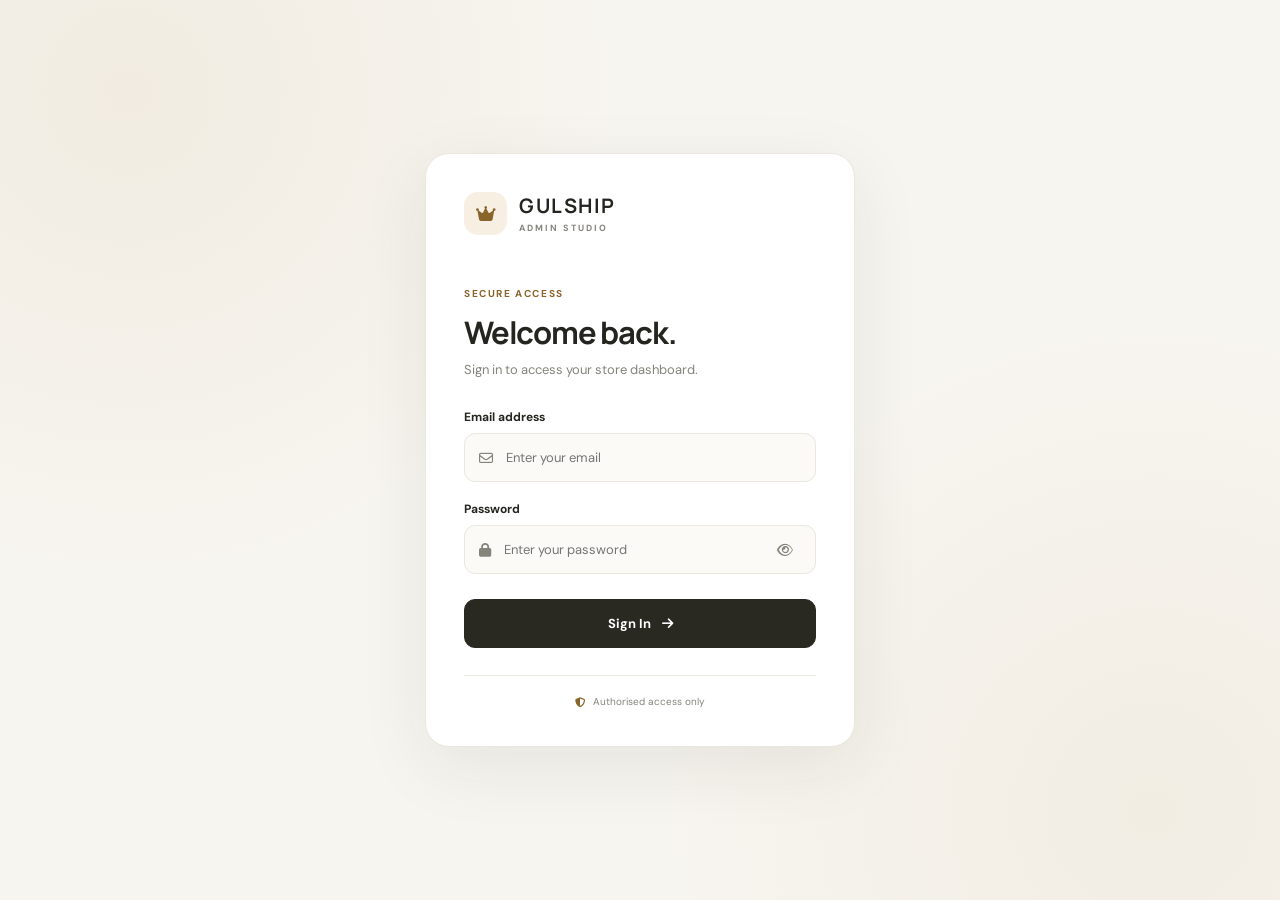
<file: admin.html>
<!DOCTYPE html>
<html lang="en">
<head>
  <meta charset="UTF-8">
  <meta name="viewport" content="width=device-width, initial-scale=1.0">
  <meta name="theme-color" content="#f7f4ef">
  <title>GULSHIP — Admin Dashboard</title>

  <link
    rel="stylesheet"
    href="https://cdnjs.cloudflare.com/ajax/libs/font-awesome/6.7.2/css/all.min.css"
  >
  <link rel="stylesheet" href="admin.css">
  <script src="admin.js" defer></script>
</head>

<body>

    <!-- Admin Login -->
  <section class="login-screen" id="loginScreen">
    <div class="login-card">
      <div class="login-brand">
        <span class="brand-mark">
          <i class="fa-solid fa-crown"></i>
        </span>
        <div>
          <strong>GULSHIP</strong>
          <small>ADMIN STUDIO</small>
        </div>
      </div>

      <div class="login-heading">
        <span class="eyebrow">SECURE ACCESS</span>
        <h1>Welcome back.</h1>
        <p>Sign in to access your store dashboard.</p>
      </div>

      <form id="adminLoginForm">
        <label class="login-label" for="loginEmail">Email address</label>
        <div class="login-input-wrap">
          <i class="fa-regular fa-envelope"></i>
          <input
            id="loginEmail"
            type="email"
            placeholder="Enter your email"
            autocomplete="username"
            required
          >
        </div>

        <label class="login-label" for="loginPassword">Password</label>
        <div class="login-input-wrap">
          <i class="fa-solid fa-lock"></i>
          <input
            id="loginPassword"
            type="password"
            placeholder="Enter your password"
            autocomplete="current-password"
            required
          >
          <button
            class="password-toggle"
            id="togglePassword"
            type="button"
            aria-label="Show password"
          >
            <i class="fa-regular fa-eye"></i>
          </button>
        </div>

        <p class="login-error hidden" id="loginError" role="alert">
          <i class="fa-solid fa-circle-exclamation"></i>
          Incorrect email or password.
        </p>

        <button class="login-submit" type="submit">
          Sign In
          <i class="fa-solid fa-arrow-right"></i>
        </button>
      </form>

      <div class="login-footer">
        <i class="fa-solid fa-shield-halved"></i>
        Authorised access only
      </div>
    </div>
  </section>

<div class="app-shell hidden" id="appShell">

    <!-- Desktop Sidebar -->
    <aside class="sidebar">
      <a class="brand" href="admin.html">
        <span class="brand-mark">
          <i class="fa-solid fa-crown"></i>
        </span>
        <span>
          <strong>GULSHIP</strong>
          <small>ADMIN STUDIO</small>
        </span>
      </a>

      <div class="sidebar-label">WORKSPACE</div>

      <button
        class="side-link active"
        data-section="overview"
        type="button"
      >
        <i class="fa-solid fa-chart-pie"></i>
        <span>Overview</span>
      </button>

      <button
        class="side-link"
        data-section="activity"
        type="button"
      >
        <i class="fa-solid fa-receipt"></i>
        <span>Customer Activity</span>
        <span class="side-count" id="sidebarActivityCount">0</span>
      </button>

      <div class="sidebar-bottom">
        <div class="admin-profile">
          <div class="avatar">G</div>
          <div>
            <strong>GULSHIP</strong>
            <small>Store administrator</small>
          </div>
        </div>

        <p class="local-note">
          <i class="fa-solid fa-circle-info"></i>
          Local browser dashboard
        </p>
      </div>
    </aside>

    <!-- Main Content -->
    <main class="main-content">

      <header class="topbar">
        <div>
          <div class="eyebrow">GULSHIP / MANAGEMENT</div>
          <h1 id="pageTitle">Overview</h1>
          <p id="pageSubtitle">Your store at a glance.</p>
        </div>

        <button
          class="icon-button"
          id="refreshDashboard"
          type="button"
          aria-label="Refresh dashboard"
        >
          <i class="fa-solid fa-arrows-rotate"></i>
        </button>
      </header>

      <!-- Overview Section -->
      <section id="overviewSection">

        <div class="welcome-banner">
          <div class="welcome-copy">
            <span class="welcome-tag">STORE MANAGEMENT</span>
            <h2>Keep things running smoothly.</h2>
            <p>
              Manage your store availability and review recorded
              customer activity.
            </p>
          </div>

          <div class="welcome-art" aria-hidden="true">
            <i class="fa-solid fa-store"></i>
          </div>
        </div>

        <div class="section-heading">
          <div>
            <h2>Store controls</h2>
            <p>
              Control the availability shown by your customer website.
            </p>
          </div>
        </div>

        <article class="store-card">
          <div class="store-icon" id="storeIcon">
            <i class="fa-solid fa-store"></i>
          </div>

          <div class="store-copy">
            <span class="mini-label">CURRENT STATUS</span>
            <h3 id="storeStatusTitle">Checking store status…</h3>
            <p id="storeStatusDescription">
              Reading saved browser settings.
            </p>
          </div>

          <div class="store-action">
            <span class="status-pill" id="storeStatusPill">
              <span class="status-dot"></span>
              <span id="storeStatusText">Loading</span>
            </span>

            <button
              class="primary-button"
              id="toggleStore"
              type="button"
            >
              <i class="fa-solid fa-power-off"></i>
              <span>Close Store</span>
            </button>
          </div>
        </article>

        <div class="section-heading">
          <div>
            <h2>Activity summary</h2>
            <p>
              Records saved by this browser's customer website.
            </p>
          </div>

          <button
            class="text-button"
            data-section="activity"
            type="button"
          >
            View activity
            <i class="fa-solid fa-arrow-right"></i>
          </button>
        </div>

        <div class="stats-grid">

          <article class="stat-card">
            <div class="stat-top">
              <span>Total activity records</span>
              <span class="stat-icon">
                <i class="fa-solid fa-users"></i>
              </span>
            </div>
            <strong id="totalActivity">0</strong>
            <small>Saved locally in this browser</small>
          </article>

          <article class="stat-card">
            <div class="stat-top">
              <span>Today's activity</span>
              <span class="stat-icon gold">
                <i class="fa-regular fa-calendar"></i>
              </span>
            </div>
            <strong id="todayActivity">0</strong>
            <small>Based on recorded redirect time</small>
          </article>

          <article class="stat-card">
            <div class="stat-top">
              <span>Recorded product value</span>
              <span class="stat-icon green">
                <i class="fa-solid fa-indian-rupee-sign"></i>
              </span>
            </div>
            <strong id="totalValue">₹0</strong>
            <small>Activity value, not verified sales</small>
          </article>

        </div>

        <div class="section-heading">
          <div>
            <h2>Recent activity</h2>
            <p>
              The latest recorded WhatsApp redirect attempts.
            </p>
          </div>
        </div>

        <div class="activity-list" id="recentActivity"></div>

        <button
          class="secondary-button full-button"
          data-section="activity"
          type="button"
        >
          View all activity
        </button>

      </section>

      <!-- Customer Activity Section -->
      <section id="activitySection" class="hidden">

        <div class="section-heading activity-heading">
          <div>
            <h2>Customer activity</h2>
            <p>
              Review the details recorded before customers are
              redirected to WhatsApp.
            </p>
          </div>

          <button
            class="secondary-button"
            id="exportActivity"
            type="button"
          >
            <i class="fa-solid fa-download"></i>
            Export CSV
          </button>
        </div>

        <div class="filter-panel">

          <label class="search-field">
            <i class="fa-solid fa-magnifying-glass"></i>
            <input
              id="activitySearch"
              type="search"
              placeholder="Search name, phone or order ID…"
            >
          </label>

          <label class="filter-field">
            <span>Date</span>
            <select id="dateFilter">
              <option value="all">All dates</option>
              <option value="today">Today</option>
              <option value="week">Last 7 days</option>
              <option value="month">Last 30 days</option>
            </select>
          </label>

          <button
            class="secondary-button"
            id="clearFilters"
            type="button"
          >
            Reset
          </button>

        </div>

        <div class="results-line">
          <span id="activityResultsCount">0 records</span>
          <span>Newest first</span>
        </div>

        <div class="activity-list" id="allActivity"></div>

        <div class="empty-state hidden" id="emptyActivity">
          <div class="empty-icon">
            <i class="fa-regular fa-folder-open"></i>
          </div>
          <h3>No activity found</h3>
          <p>
            There are no matching records saved in this browser.
          </p>
        </div>

        <div class="privacy-notice">
          <i class="fa-solid fa-shield-halved"></i>
          <p>
            <strong>Activity is not proof of an order.</strong>
            These records mean the customer website attempted to
            open WhatsApp. They do not confirm that the message
            was sent or payment was received.
          </p>
        </div>

        <button
          class="danger-button"
          id="clearActivity"
          type="button"
        >
          <i class="fa-regular fa-trash-can"></i>
          Clear local activity records
        </button>

      </section>

      <!-- Footer -->
      <footer class="footer">
        <span>© <span id="currentYear"></span> GULSHIP</span>
        <span>Admin Dashboard</span>
      </footer>

    </main>

    <!-- Mobile Bottom Navigation -->
    <nav
      class="mobile-bottom-nav"
      aria-label="Admin navigation"
    >
      <button
        class="mobile-nav-item active"
        type="button"
        data-section="overview"
        aria-current="page"
      >
        <i class="fa-solid fa-chart-pie"></i>
        <span>Overview</span>
      </button>

      <button
        class="mobile-nav-item"
        type="button"
        data-section="activity"
      >
        <i class="fa-solid fa-receipt"></i>
        <span>Activity</span>
      </button>
    </nav>

  </div>

  <!-- Toast Notification -->
  <div
    class="toast"
    id="adminToast"
    role="status"
    aria-live="polite"
  ></div>

  <!-- Confirmation Dialog -->
  <dialog class="confirm-dialog" id="confirmDialog">
    <div class="dialog-icon">
      <i class="fa-solid fa-triangle-exclamation"></i>
    </div>

    <h3 id="dialogTitle">Are you sure?</h3>
    <p id="dialogMessage">This action cannot be undone.</p>

    <div class="dialog-actions">
      <button
        class="secondary-button"
        id="dialogCancel"
        type="button"
      >
        Cancel
      </button>

      <button
        class="danger-button"
        id="dialogConfirm"
        type="button"
      >
        Confirm
      </button>
    </div>
  </dialog>

</body>
</html>
</file>
<file: admin.css>
@import url('https://fonts.googleapis.com/css2?family=DM+Sans:wght@400;500;600;700&family=Manrope:wght@400;500;600;700;800&display=swap');

:root {
  --bg: #f7f5f0;
  --surface: #ffffff;
  --surface-soft: #fbfaf7;
  --ink: #25251f;
  --muted: #85847b;
  --line: #eae7df;
  --gold: #b58b47;
  --gold-dark: #89652c;
  --gold-soft: #f6efe2;
  --green: #25815c;
  --green-soft: #e8f5ed;
  --red: #b84843;
  --red-soft: #fceeed;
  --radius: 18px;
  --shadow: 0 8px 30px rgba(37, 37, 31, .045);
}

* {
  box-sizing: border-box;
}

html {
  scroll-behavior: smooth;
}

body {
  margin: 0;
  background: var(--bg);
  color: var(--ink);
  font-family: 'DM Sans', sans-serif;
  font-size: 14px;
  -webkit-font-smoothing: antialiased;
}

button, input, select {
  font: inherit;
}

button {
  cursor: pointer;
}

button:focus-visible, input:focus-visible, select:focus-visible {
  outline: 3px solid rgba(181, 139, 71, .3);
  outline-offset: 3px;
}

button:disabled {
  cursor: not-allowed;
  opacity: .55;
}

h1, h2, h3, p {
  margin-top: 0;
}

h1, h2, h3, .brand strong {
  font-family: 'Manrope', sans-serif;
}

.hidden {
  display: none !important;
}

.app-shell {
  min-height: 100vh;
}

.sidebar {
  width: 252px;
  position: fixed;
  inset: 0 auto 0 0;
  z-index: 10;
  display: flex;
  flex-direction: column;
  padding: 29px 19px 20px;
  background: #fff;
  border-right: 1px solid var(--line);
}

.brand {
  display: flex;
  align-items: center;
  gap: 12px;
  padding: 0 8px 34px;
  text-decoration: none;
  color: var(--ink);
}

.brand-mark {
  width: 43px;
  height: 43px;
  display: grid;
  place-items: center;
  border-radius: 14px;
  background: var(--gold-soft);
  color: var(--gold-dark);
  font-size: 17px;
}

.brand strong {
  display: block;
  font-size: 19px;
  letter-spacing: 1.5px;
}

.brand small {
  display: block;
  margin-top: 3px;
  color: var(--muted);
  font-size: 9px;
  font-weight: 700;
  letter-spacing: 2px;
}

.sidebar-label {
  padding: 0 11px;
  margin-bottom: 12px;
  color: #a3a096;
  font-size: 10px;
  font-weight: 700;
  letter-spacing: 1.5px;
}

.side-link {
  width: 100%;
  display: flex;
  align-items: center;
  gap: 12px;
  margin-bottom: 6px;
  padding: 13px 12px;
  border: 0;
  border-radius: 11px;
  background: transparent;
  color: #77766e;
  text-align: left;
  transition: background .2s, color .2s, transform .2s;
}

.side-link > i {
  width: 19px;
  font-size: 15px;
}

.side-link span:nth-child(2) {
  flex: 1;
}

.side-link:hover {
  background: var(--surface-soft);
  color: var(--ink);
}

.side-link.active {
  background: var(--gold-soft);
  color: var(--gold-dark);
  font-weight: 700;
}

.side-count {
  padding: 3px 7px;
  border-radius: 7px;
  background: rgba(181, 139, 71, .13);
  font-size: 11px;
}

.sidebar-bottom {
  margin-top: auto;
}

.admin-profile {
  display: flex;
  align-items: center;
  gap: 11px;
  padding: 17px 5px;
  border-top: 1px solid var(--line);
}

.avatar {
  width: 38px;
  height: 38px;
  display: grid;
  place-items: center;
  border-radius: 12px;
  background: #27271f;
  color: #fff;
  font-family: 'Manrope', sans-serif;
  font-size: 17px;
  font-weight: 800;
}

.admin-profile strong, .admin-profile small {
  display: block;
}

.admin-profile strong {
  font-size: 12px;
}

.admin-profile small {
  margin-top: 4px;
  color: var(--muted);
  font-size: 11px;
}

.local-note {
  display: flex;
  gap: 7px;
  align-items: flex-start;
  margin: 0;
  padding: 10px;
  border-radius: 10px;
  background: var(--surface-soft);
  color: var(--muted);
  font-size: 10px;
  line-height: 1.5;
}

.local-note i {
  margin-top: 2px;
}

.main-content {
  max-width: 1700px;
  min-height: 100vh;
  margin-left: 252px;
  padding: 32px clamp(22px, 4vw, 58px) 22px;
}

.topbar {
  display: flex;
  align-items: center;
  justify-content: space-between;
  gap: 20px;
  margin-bottom: 28px;
}

.eyebrow, .mini-label {
  color: var(--gold-dark);
  font-size: 10px;
  font-weight: 700;
  letter-spacing: 1.6px;
}

.topbar h1 {
  margin: 8px 0 5px;
  font-size: clamp(27px, 3vw, 35px);
  letter-spacing: -1.3px;
}

.topbar p, .section-heading p {
  margin: 0;
  color: var(--muted);
  font-size: 13px;
  line-height: 1.6;
}

.icon-button {
  width: 43px;
  height: 43px;
  flex-shrink: 0;
  border: 1px solid var(--line);
  border-radius: 13px;
  background: #fff;
  color: var(--ink);
  transition: transform .2s, border-color .2s;
}

.icon-button:hover {
  transform: rotate(12deg);
  border-color: #d3c2a5;
}

.welcome-banner {
  position: relative;
  display: flex;
  align-items: center;
  justify-content: space-between;
  min-height: 190px;
  overflow: hidden;
  padding: 30px 34px;
  border-radius: 22px;
  background: #292921;
  color: #fff;
  box-shadow: var(--shadow);
}

.welcome-copy {
  position: relative;
  z-index: 1;
  max-width: 520px;
}

.welcome-tag {
  color: #d9bc87;
  font-size: 10px;
  font-weight: 700;
  letter-spacing: 1.8px;
}

.welcome-banner h2 {
  max-width: 430px;
  margin: 13px 0 9px;
  font-size: clamp(22px, 3vw, 31px);
  line-height: 1.2;
  letter-spacing: -.9px;
}

.welcome-banner p {
  max-width: 440px;
  margin: 0;
  color: #c6c4ba;
  font-size: 12px;
  line-height: 1.8;
}

.welcome-art {
  width: 155px;
  height: 155px;
  display: grid;
  place-items: center;
  flex-shrink: 0;
  margin-right: 15px;
  border: 1px solid rgba(219, 188, 135, .3);
  border-radius: 50%;
  color: #d7b779;
  font-size: 60px;
  box-shadow: 0 0 0 17px rgba(255,255,255,.025),
              0 0 0 35px rgba(255,255,255,.018);
}

.section-heading {
  display: flex;
  align-items: center;
  justify-content: space-between;
  gap: 18px;
  margin: 31px 0 15px;
}

.section-heading h2 {
  margin: 0 0 5px;
  font-size: 18px;
  letter-spacing: -.5px;
}

.store-card {
  display: flex;
  align-items: center;
  gap: 17px;
  padding: 22px;
  border: 1px solid var(--line);
  border-radius: var(--radius);
  background: var(--surface);
  box-shadow: var(--shadow);
}

.store-icon {
  width: 53px;
  height: 53px;
  display: grid;
  place-items: center;
  flex-shrink: 0;
  border-radius: 16px;
  background: var(--green-soft);
  color: var(--green);
  font-size: 20px;
}

.store-card.is-closed .store-icon {
  background: var(--red-soft);
  color: var(--red);
}

.store-copy {
  flex: 1;
  min-width: 0;
}

.store-copy h3 {
  margin: 6px 0 5px;
  font-size: 16px;
}

.store-copy p {
  margin: 0;
  color: var(--muted);
  font-size: 12px;
  line-height: 1.6;
}

.store-action {
  display: flex;
  align-items: flex-end;
  flex-direction: column;
  gap: 12px;
}

.status-pill {
  display: inline-flex;
  align-items: center;
  gap: 7px;
  padding: 7px 10px;
  border-radius: 30px;
  background: var(--green-soft);
  color: var(--green);
  font-size: 11px;
  font-weight: 700;
}

.status-dot {
  width: 7px;
  height: 7px;
  border-radius: 50%;
  background: currentColor;
}

.store-card.is-closed .status-pill {
  background: var(--red-soft);
  color: var(--red);
}

.primary-button, .secondary-button, .danger-button {
  display: inline-flex;
  align-items: center;
  justify-content: center;
  gap: 8px;
  min-height: 40px;
  padding: 10px 15px;
  border-radius: 10px;
  font-size: 12px;
  font-weight: 700;
  transition: transform .18s, background .18s, border-color .18s;
}

.primary-button {
  border: 1px solid #292921;
  background: #292921;
  color: #fff;
}

.primary-button:hover {
  background: #454438;
  transform: translateY(-1px);
}

.store-card.is-closed .primary-button {
  border-color: var(--green);
  background: var(--green);
}

.store-card.is-closed .primary-button:hover {
  background: #176746;
}

.secondary-button {
  border: 1px solid var(--line);
  background: #fff;
  color: var(--ink);
}

.secondary-button:hover {
  border-color: #d2c5ad;
  background: var(--surface-soft);
}

.danger-button {
  border: 1px solid #f0d5d2;
  background: var(--red-soft);
  color: var(--red);
}

.danger-button:hover {
  background: #f8dfdc;
}

.text-button {
  display: inline-flex;
  align-items: center;
  gap: 8px;
  padding: 8px 0;
  border: 0;
  background: transparent;
  color: var(--gold-dark);
  font-size: 12px;
  font-weight: 700;
}

.stats-grid {
  display: grid;
  grid-template-columns: repeat(3, minmax(0, 1fr));
  gap: 15px;
}

.stat-card {
  min-width: 0;
  padding: 20px;
  border: 1px solid var(--line);
  border-radius: var(--radius);
  background: var(--surface);
  box-shadow: var(--shadow);
  animation: rise .35s ease both;
}

.stat-top {
  display: flex;
  align-items: center;
  justify-content: space-between;
  gap: 10px;
  color: var(--muted);
  font-size: 11px;
  line-height: 1.5;
}

.stat-icon {
  width: 34px;
  height: 34px;
  display: grid;
  place-items: center;
  flex-shrink: 0;
  border-radius: 11px;
  background: #f0f0ea;
  color: #5f6557;
}

.stat-icon.gold {
  background: var(--gold-soft);
  color: var(--gold-dark);
}

.stat-icon.green {
  background: var(--green-soft);
  color: var(--green);
}

.stat-card > strong {
  display: block;
  margin: 19px 0 8px;
  overflow-wrap: anywhere;
  font-family: 'Manrope', sans-serif;
  font-size: clamp(23px, 2.5vw, 31px);
  letter-spacing: -1px;
}

.stat-card > small {
  color: var(--muted);
  font-size: 10px;
  line-height: 1.5;
}

.activity-list {
  display: grid;
  gap: 12px;
}

.activity-card {
  padding: 18px;
  border: 1px solid var(--line);
  border-radius: 16px;
  background: #fff;
  box-shadow: var(--shadow);
  animation: rise .3s ease both;
}

.activity-card-top {
  display: flex;
  align-items: flex-start;
  justify-content: space-between;
  gap: 15px;
}

.customer-identity {
  display: flex;
  align-items: center;
  gap: 12px;
  min-width: 0;
}

.customer-avatar {
  width: 43px;
  height: 43px;
  display: grid;
  place-items: center;
  flex-shrink: 0;
  border-radius: 14px;
  background: var(--gold-soft);
  color: var(--gold-dark);
  font-family: 'Manrope', sans-serif;
  font-size: 16px;
  font-weight: 800;
  text-transform: uppercase;
}

.customer-identity h3 {
  margin: 0 0 5px;
  overflow-wrap: anywhere;
  font-size: 14px;
}

.customer-identity p {
  margin: 0;
  color: var(--muted);
  font-size: 11px;
  line-height: 1.5;
  overflow-wrap: anywhere;
}

.order-status {
  display: inline-flex;
  align-items: center;
  gap: 6px;
  flex-shrink: 0;
  padding: 7px 9px;
  border-radius: 20px;
  background: var(--gold-soft);
  color: var(--gold-dark);
  font-size: 10px;
  font-weight: 700;
}

.order-status i {
  font-size: 10px;
}

.activity-meta {
  display: flex;
  flex-wrap: wrap;
  gap: 9px 18px;
  margin: 16px 0;
  padding: 12px 0;
  border-top: 1px solid var(--line);
  border-bottom: 1px solid var(--line);
  color: var(--muted);
  font-size: 11px;
}

.activity-meta span {
  display: inline-flex;
  align-items: center;
  gap: 7px;
}

.activity-meta i {
  color: var(--gold-dark);
}

.activity-products {
  display: grid;
  gap: 10px;
}

.activity-product {
  display: flex;
  align-items: flex-start;
  justify-content: space-between;
  gap: 15px;
  font-size: 12px;
  line-height: 1.5;
}

.activity-product span {
  overflow-wrap: anywhere;
}

.activity-product strong {
  white-space: nowrap;
  font-size: 12px;
}

.activity-totals {
  display: grid;
  grid-template-columns: repeat(3, minmax(0, 1fr));
  gap: 10px;
  margin-top: 16px;
  padding: 15px;
  border-radius: 12px;
  background: var(--surface-soft);
}

.total-cell span {
  display: block;
  margin-bottom: 7px;
  color: var(--muted);
  font-size: 10px;
  line-height: 1.4;
}

.total-cell strong {
  display: block;
  overflow-wrap: anywhere;
  font-family: 'Manrope', sans-serif;
  font-size: 15px;
}

.total-cell.emphasis strong {
  color: var(--gold-dark);
}

.activity-note {
  margin: 13px 0 0;
  color: var(--muted);
  font-size: 11px;
  line-height: 1.6;
  overflow-wrap: anywhere;
}

.activity-note i {
  margin-right: 5px;
  color: var(--gold-dark);
}

.full-button {
  width: 100%;
  margin-top: 15px;
}

.filter-panel {
  display: flex;
  align-items: center;
  gap: 12px;
  margin-bottom: 16px;
  padding: 14px;
  border: 1px solid var(--line);
  border-radius: 15px;
  background: #fff;
}

.search-field {
  display: flex;
  align-items: center;
  gap: 10px;
  flex: 1;
  min-width: 150px;
  padding: 0 12px;
  border: 1px solid var(--line);
  border-radius: 10px;
  color: var(--muted);
}

.search-field input {
  width: 100%;
  height: 41px;
  border: 0;
  outline: 0;
  background: transparent;
  color: var(--ink);
  font-size: 12px;
}

.filter-field {
  display: flex;
  align-items: center;
  gap: 8px;
  color: var(--muted);
  font-size: 11px;
}

.filter-field select {
  min-height: 41px;
  max-width: 160px;
  padding: 0 10px;
  border: 1px solid var(--line);
  border-radius: 9px;
  background: #fff;
  color: var(--ink);
  font-size: 12px;
}

.results-line {
  display: flex;
  justify-content: space-between;
  margin: 0 2px 12px;
  color: var(--muted);
  font-size: 11px;
}

.empty-state {
  padding: 48px 20px;
  border: 1px dashed #d9d5ca;
  border-radius: 18px;
  background: rgba(255,255,255,.55);
  text-align: center;
}

.empty-icon {
  width: 55px;
  height: 55px;
  display: grid;
  place-items: center;
  margin: 0 auto 16px;
  border-radius: 17px;
  background: var(--gold-soft);
  color: var(--gold-dark);
  font-size: 22px;
}

.empty-state h3 {
  margin-bottom: 8px;
  font-size: 16px;
}

.empty-state p {
  margin: 0;
  color: var(--muted);
  font-size: 12px;
  line-height: 1.6;
}

.privacy-notice {
  display: flex;
  align-items: flex-start;
  gap: 12px;
  margin: 18px 0;
  padding: 15px;
  border: 1px solid #eadfcb;
  border-radius: 13px;
  background: #fbf6eb;
  color: #8a713f;
}

.privacy-notice > i {
  margin-top: 2px;
}

.privacy-notice p {
  margin: 0;
  font-size: 11px;
  line-height: 1.7;
}

.privacy-notice strong {
  display: block;
  margin-bottom: 3px;
}

.footer {
  display: flex;
  justify-content: space-between;
  gap: 15px;
  margin-top: 45px;
  padding-top: 18px;
  border-top: 1px solid var(--line);
  color: var(--muted);
  font-size: 10px;
}

.confirm-dialog {
  width: min(420px, calc(100% - 32px));
  padding: 28px;
  border: 1px solid var(--line);
  border-radius: 20px;
  background: #fff;
  color: var(--ink);
  box-shadow: 0 25px 100px rgba(0,0,0,.2);
}

.confirm-dialog::backdrop {
  background: rgba(25, 25, 20, .45);
  backdrop-filter: blur(4px);
}

.dialog-icon {
  width: 44px;
  height: 44px;
  display: grid;
  place-items: center;
  margin-bottom: 17px;
  border-radius: 13px;
  background: var(--red-soft);
  color: var(--red);
  font-size: 17px;
}

.confirm-dialog h3 {
  margin-bottom: 8px;
  font-size: 19px;
}

.confirm-dialog p {
  margin-bottom: 22px;
  color: var(--muted);
  font-size: 12px;
  line-height: 1.7;
}

.dialog-actions {
  display: flex;
  justify-content: flex-end;
  gap: 9px;
}

.toast {
  position: fixed;
  right: 24px;
  bottom: 24px;
  z-index: 100;
  max-width: calc(100% - 32px);
  padding: 13px 18px;
  border: 1px solid #454438;
  border-radius: 12px;
  background: #292921;
  color: #fff;
  font-size: 12px;
  line-height: 1.5;
  box-shadow: 0 12px 35px rgba(0,0,0,.15);
  opacity: 0;
  pointer-events: none;
  transform: translateY(10px);
  transition: opacity .22s, transform .22s;
}

.toast.show {
  opacity: 1;
  transform: translateY(0);
}

@keyframes rise {
  from { opacity: 0; transform: translateY(8px); }
  to { opacity: 1; transform: translateY(0); }
}

@media (min-width: 1450px) {
  .main-content {
    padding-right: 65px;
    padding-left: 65px;
  }
}

@media (max-width: 1050px) {
  .sidebar {
    width: 215px;
  }

  .main-content {
    margin-left: 215px;
    padding-right: 25px;
    padding-left: 25px;
  }

  .stats-grid {
    gap: 10px;
  }

  .stat-card {
    padding: 16px;
  }

  .filter-panel {
    flex-wrap: wrap;
  }

  .search-field {
    flex-basis: 100%;
  }
}

@media (max-width: 760px) {
  .sidebar {
    position: static;
    width: auto;
    padding: 15px 17px 12px;
    border-right: 0;
    border-bottom: 1px solid var(--line);
  }

  .brand {
    padding: 0 2px 14px;
  }

  .brand-mark {
    width: 38px;
    height: 38px;
  }

  .sidebar-label, .sidebar-bottom {
    display: none;
  }

  .sidebar > .side-link {
    display: inline-flex;
    width: auto;
    margin: 0 5px 0 0;
    padding: 10px 12px;
  }

  .side-link span:nth-child(2) {
    flex: initial;
  }

  .main-content {
    min-height: auto;
    margin-left: 0;
    padding: 23px 17px;
  }

  .topbar {
    margin-bottom: 22px;
  }

  .topbar h1 {
    font-size: 28px;
  }

  .welcome-banner {
    min-height: 170px;
    padding: 24px;
  }

  .welcome-art {
    width: 88px;
    height: 88px;
    margin-right: 0;
    font-size: 35px;
  }

  .store-card {
    align-items: flex-start;
    flex-wrap: wrap;
    padding: 17px;
  }

  .store-copy {
    flex-basis: calc(100% - 75px);
  }

  .store-action {
    width: 100%;
    align-items: center;
    flex-direction: row;
    justify-content: space-between;
    padding-top: 13px;
    border-top: 1px solid var(--line);
  }

  .stats-grid {
    grid-template-columns: 1fr;
  }

  .stat-card {
    padding: 17px;
  }

  .stat-card > strong {
    margin-top: 12px;
    font-size: 26px;
  }

  .activity-heading {
    align-items: flex-start;
  }

  .filter-panel {
    align-items: stretch;
  }

  .filter-field {
    flex: 1;
    justify-content: space-between;
  }

  .filter-field select {
    flex: 1;
    max-width: none;
  }

  .filter-panel > .secondary-button {
    flex-shrink: 0;
  }

  .activity-totals {
    grid-template-columns: 1fr;
    gap: 13px;
  }

  .total-cell {
    display: flex;
    align-items: center;
    justify-content: space-between;
    gap: 12px;
  }

  .total-cell span {
    margin-bottom: 0;
  }

  .total-cell strong {
    text-align: right;
  }

  .footer {
    margin-top: 30px;
  }
}

@media (max-width: 430px) {
  .main-content {
    padding-right: 13px;
    padding-left: 13px;
  }

  .welcome-banner {
    padding: 20px 17px;
  }

  .welcome-banner h2 {
    font-size: 23px;
  }

  .welcome-art {
    width: 54px;
    height: 54px;
    font-size: 24px;
  }

  .section-heading {
    align-items: flex-start;
  }

  .section-heading h2 {
    font-size: 16px;
  }

  .store-icon {
    width: 45px;
    height: 45px;
  }

  .store-action {
    align-items: flex-start;
    flex-direction: column;
  }

  .primary-button {
    width: 100%;
  }

  .activity-card {
    padding: 14px;
  }

  .activity-card-top {
    flex-direction: column;
  }

  .activity-meta {
    gap: 10px;
  }

  .activity-heading {
    flex-direction: column;
  }

  .filter-panel {
    padding: 10px;
  }

  .search-field {
    min-width: 100%;
  }

  .filter-panel > .secondary-button {
    flex: 1;
  }

  .results-line {
    font-size: 10px;
  }

  .toast {
    right: 12px;
    bottom: 12px;
  }
}

@media (prefers-reduced-motion: reduce) {
  *, *::before, *::after {
    animation-duration: .01ms !important;
    animation-iteration-count: 1 !important;
    scroll-behavior: auto !important;
    transition-duration: .01ms !important;
  }
}


/* GULSHIP Mobile Bottom Navigation */
.mobile-bottom-nav {
  display: none;
}

@media (max-width: 768px) {
  .mobile-bottom-nav {
    position: fixed;
    left: 0;
    right: 0;
    bottom: 0;
    z-index: 1000;

    display: grid;
    grid-template-columns: repeat(2, 1fr);
    gap: 8px;

    padding: 10px 20px calc(10px + env(safe-area-inset-bottom));
    background: rgba(255, 255, 255, 0.97);
    border-top: 1px solid #e9e2d7;
    box-shadow: 0 -5px 24px rgba(40, 30, 15, 0.07);
    backdrop-filter: blur(18px);
  }

  .mobile-nav-item {
    display: flex;
    flex-direction: column;
    align-items: center;
    justify-content: center;
    gap: 5px;

    min-height: 48px;
    border: 0;
    border-radius: 14px;
    background: transparent;
    color: #82796d;

    font: inherit;
    font-size: 12px;
    font-weight: 600;
    cursor: pointer;
    -webkit-tap-highlight-color: transparent;
  }

  .mobile-nav-item i {
    font-size: 19px;
  }

  .mobile-nav-item.active {
    color: #946f36;
    background: #f7f1e6;
  }

  .main-content {
    padding-bottom: calc(105px + env(safe-area-inset-bottom));
  }
}

@media (max-width: 760px) {
  .sidebar > .side-link {
    display: none;
  }
}


/* =========================================
   GULSHIP ADMIN LOGIN
========================================= */

.login-screen {
  min-height: 100vh;
  min-height: 100dvh;
  display: flex;
  align-items: center;
  justify-content: center;
  padding: 24px;
  background:
    radial-gradient(circle at 10% 10%, rgba(181,139,71,.09), transparent 35%),
    radial-gradient(circle at 90% 90%, rgba(181,139,71,.08), transparent 35%),
    var(--bg);
}

.login-card {
  width: 100%;
  max-width: 430px;
  padding: 38px;
  border: 1px solid var(--line);
  border-radius: 24px;
  background: #fff;
  box-shadow: 0 20px 70px rgba(37,37,31,.08);
  animation: rise .4s ease both;
}

.login-brand {
  display: flex;
  align-items: center;
  gap: 12px;
  margin-bottom: 48px;
}

.login-brand strong {
  display: block;
  font-family: 'Manrope', sans-serif;
  font-size: 20px;
  letter-spacing: 1.5px;
}

.login-brand small {
  display: block;
  margin-top: 3px;
  color: var(--muted);
  font-size: 9px;
  font-weight: 700;
  letter-spacing: 2px;
}

.login-heading {
  margin-bottom: 29px;
}

.login-heading h1 {
  margin: 10px 0 7px;
  font-size: 31px;
  letter-spacing: -1.2px;
}

.login-heading p {
  margin: 0;
  color: var(--muted);
  font-size: 13px;
  line-height: 1.6;
}

.login-label {
  display: block;
  margin: 19px 0 8px;
  color: var(--ink);
  font-size: 12px;
  font-weight: 700;
}

.login-input-wrap {
  display: flex;
  align-items: center;
  gap: 11px;
  min-height: 49px;
  padding: 0 14px;
  border: 1px solid var(--line);
  border-radius: 11px;
  background: var(--surface-soft);
  color: var(--muted);
  transition: border-color .2s, box-shadow .2s;
}

.login-input-wrap:focus-within {
  border-color: var(--gold);
  box-shadow: 0 0 0 3px rgba(181,139,71,.12);
}

.login-input-wrap > i {
  flex-shrink: 0;
  font-size: 14px;
}

.login-input-wrap input {
  width: 100%;
  min-width: 0;
  height: 47px;
  border: 0;
  outline: 0;
  background: transparent;
  color: var(--ink);
  font-size: 13px;
}

.login-input-wrap input:focus-visible {
  outline: none;
}

.password-toggle {
  display: grid;
  place-items: center;
  width: 32px;
  height: 36px;
  flex-shrink: 0;
  border: 0;
  background: transparent;
  color: var(--muted);
}

.password-toggle:hover {
  color: var(--gold-dark);
}

.login-error {
  display: flex;
  align-items: center;
  gap: 8px;
  margin: 13px 0 0;
  color: var(--red);
  font-size: 11px;
  line-height: 1.5;
}

.login-submit {
  display: flex;
  align-items: center;
  justify-content: center;
  gap: 11px;
  width: 100%;
  min-height: 49px;
  margin-top: 25px;
  border: 1px solid #292921;
  border-radius: 11px;
  background: #292921;
  color: #fff;
  font-size: 13px;
  font-weight: 700;
  transition: background .2s, transform .2s;
}

.login-submit:hover {
  background: #454438;
  transform: translateY(-1px);
}

.login-footer {
  display: flex;
  align-items: center;
  justify-content: center;
  gap: 8px;
  margin-top: 27px;
  padding-top: 19px;
  border-top: 1px solid var(--line);
  color: var(--muted);
  font-size: 10px;
}

.login-footer i {
  color: var(--gold-dark);
}

@media (max-width: 480px) {
  .login-screen {
    padding: 17px;
  }

  .login-card {
    padding: 27px 22px;
    border-radius: 20px;
  }

  .login-brand {
    margin-bottom: 39px;
  }

  .login-heading h1 {
    font-size: 28px;
  }
}
</file>
